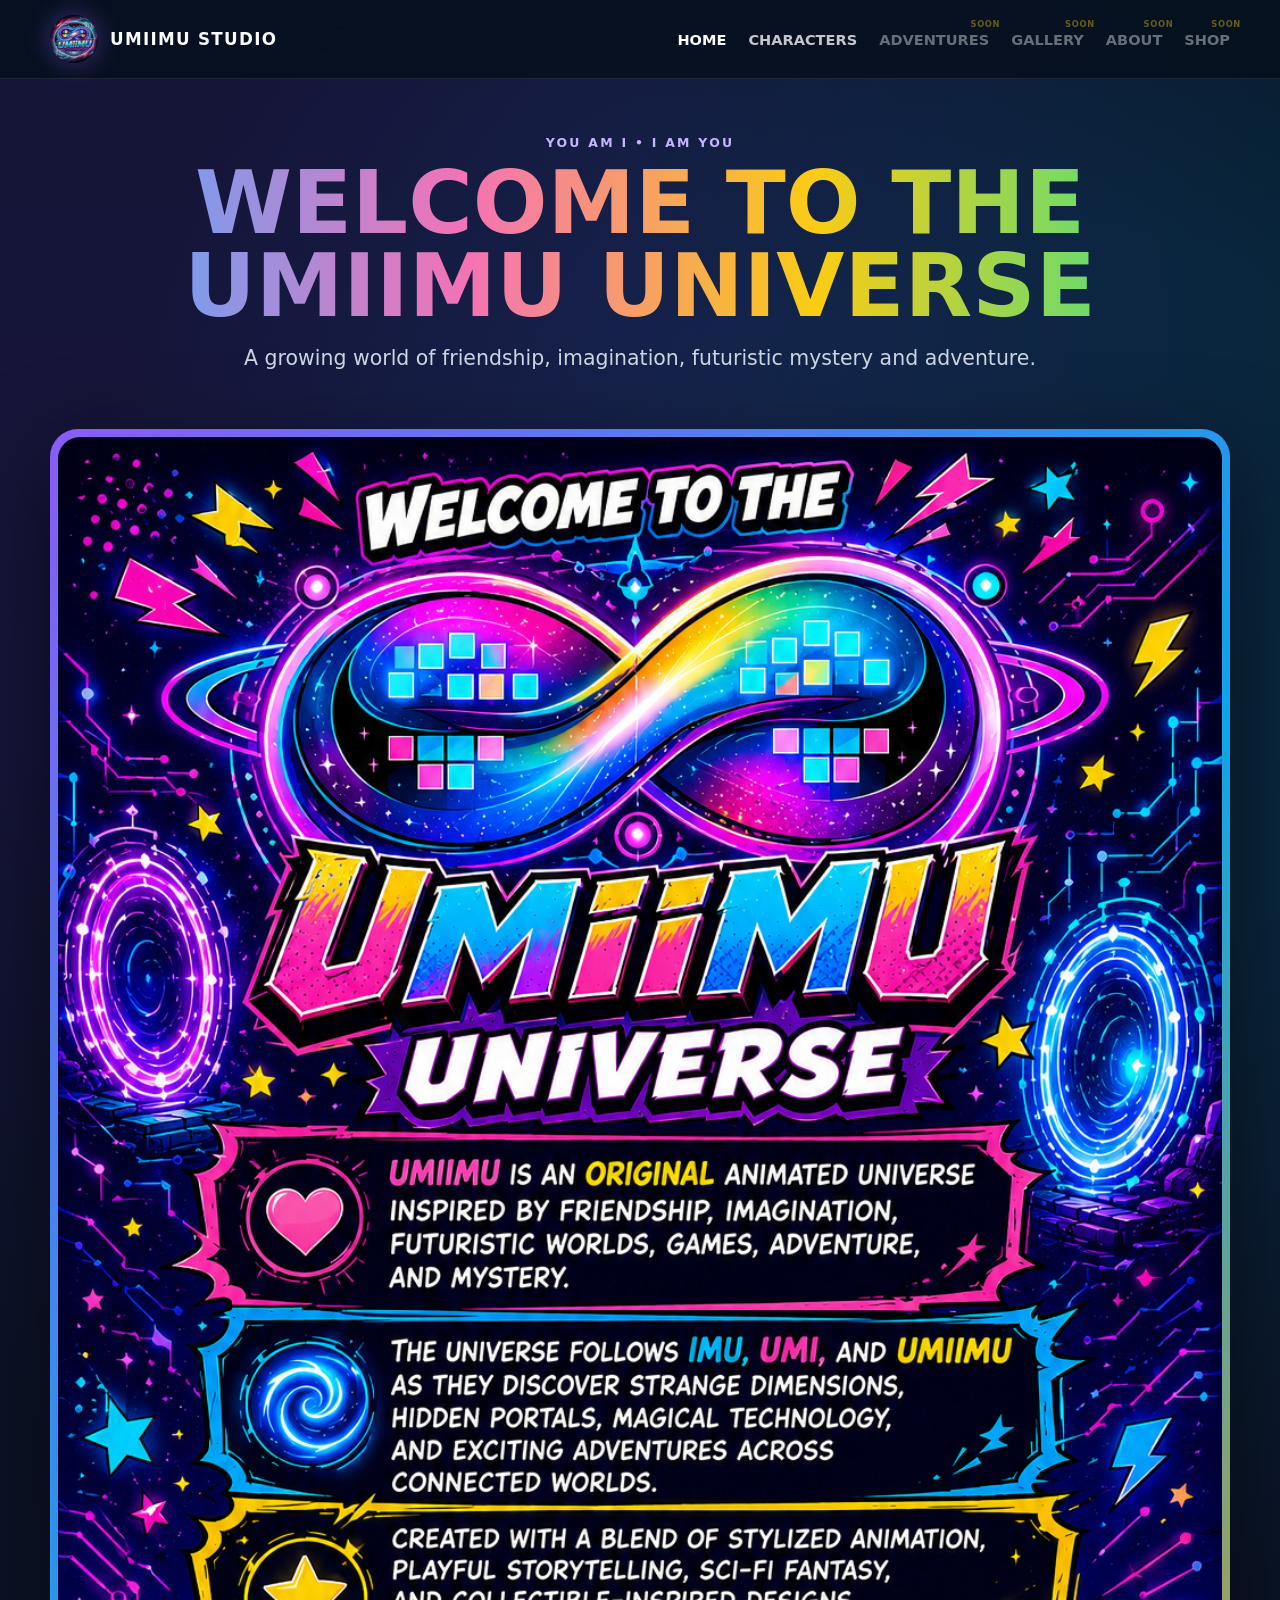
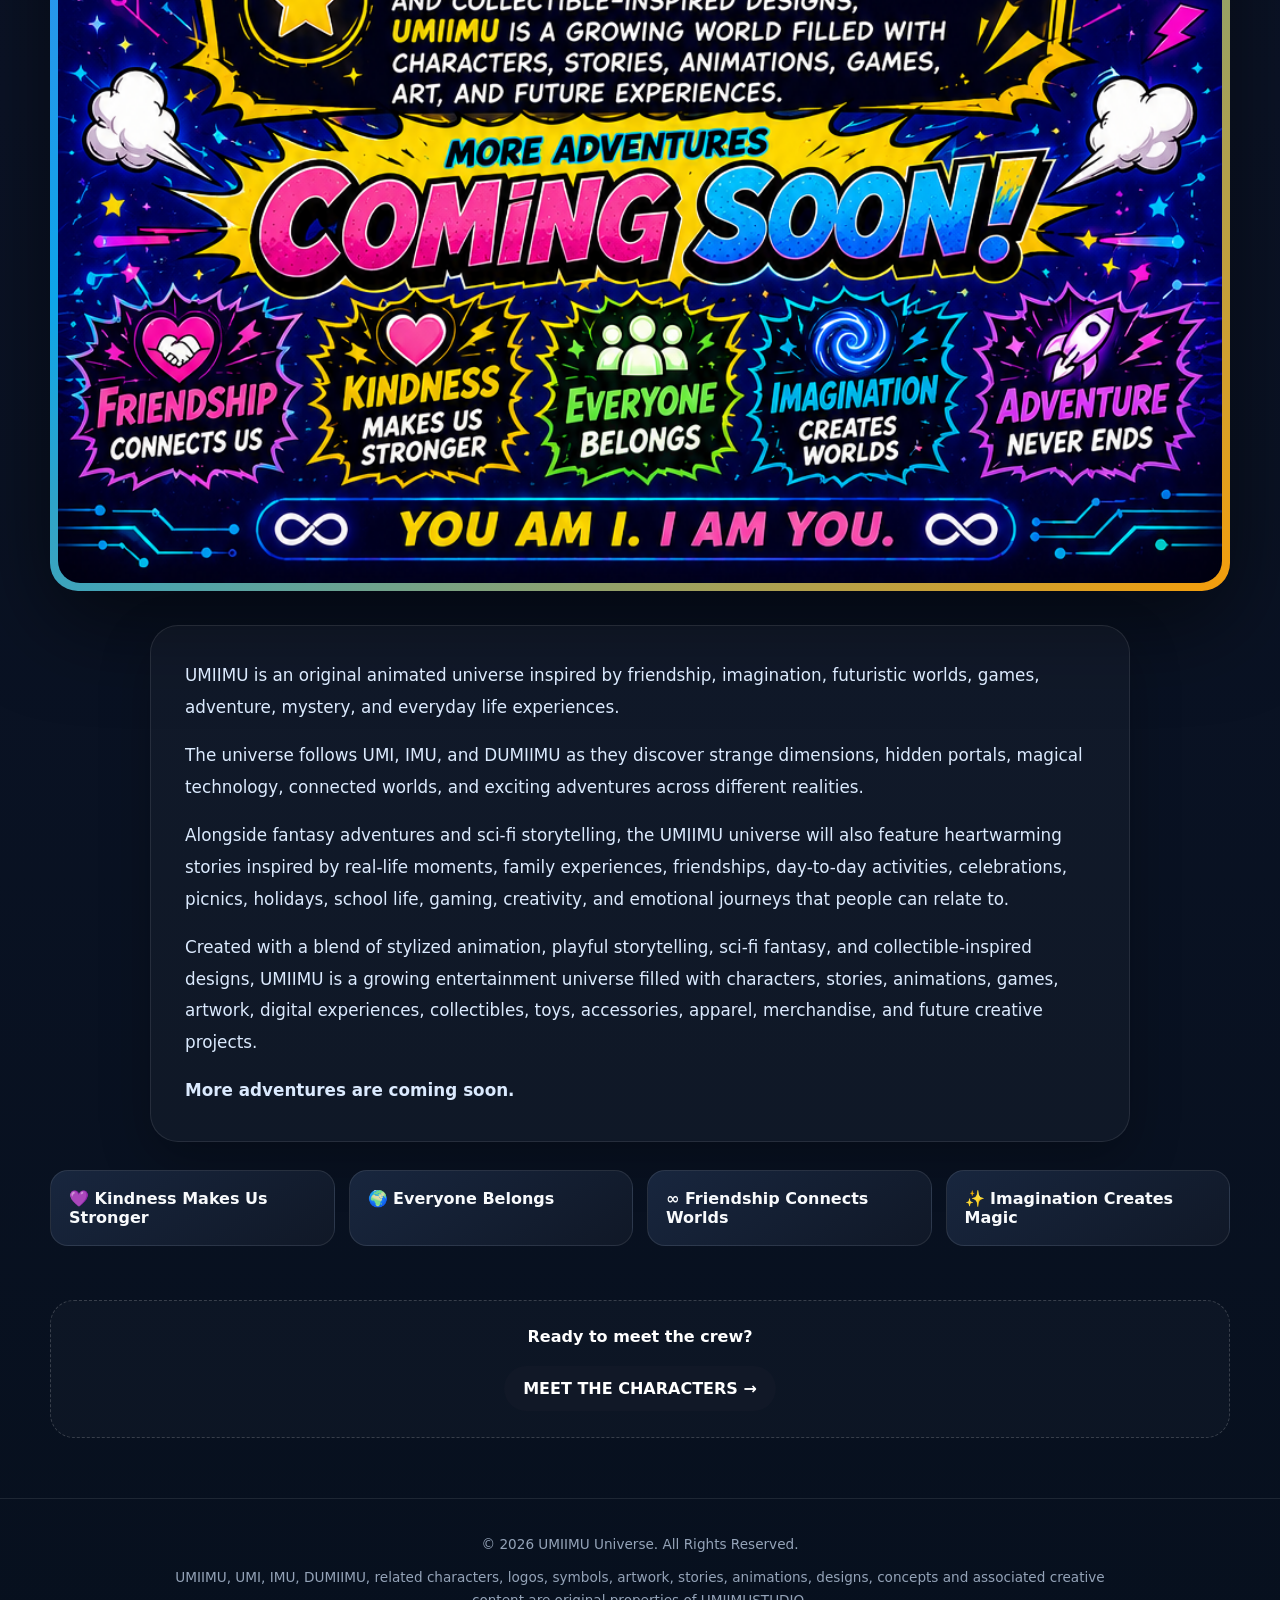
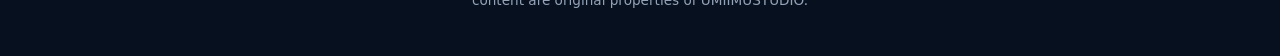
<file: index.html>
<!DOCTYPE html>
<html lang="en">
<head>
  <meta charset="UTF-8">
  <meta name="viewport" content="width=device-width, initial-scale=1.0">
  <meta name="description" content="Welcome to the UMIIMU Universe — friendship, imagination, adventure and connected worlds.">
  <title>UMIIMU Universe</title>
  <link rel="stylesheet" href="styles.css">
</head>
<body>
<header class="nav-wrap"><div class="site-shell nav">
  <a class="brand" href="index.html"><img src="images/UMIIMULOGO.jpg" alt="UMIIMU logo"><span>UMIIMU STUDIO</span></a>
  <button class="menu-btn" aria-label="Open menu">☰</button>
  <nav class="nav-links">
    <a class="active" href="index.html">HOME</a>
    <a href="characters.html">CHARACTERS</a>
    <span class="soon">ADVENTURES</span><span class="soon">GALLERY</span><span class="soon">ABOUT</span><span class="soon">SHOP</span>
  </nav>
</div></header>
<main class="site-shell">
  <section class="hero">
    <div class="eyebrow">YOU AM I • I AM YOU</div>
    <h1>WELCOME TO THE UMIIMU UNIVERSE</h1>
    <p>A growing world of friendship, imagination, futuristic mystery and adventure.</p>
  </section>
  <div class="poster-frame"><img src="images/UMIIMUPOSTER.png" alt="UMIIMU Universe poster"></div>
  <section class="about-card">
    <p>UMIIMU is an original animated universe inspired by friendship, imagination, futuristic worlds, games, adventure, mystery, and everyday life experiences.</p>
    <p>The universe follows UMI, IMU, and DUMIIMU as they discover strange dimensions, hidden portals, magical technology, connected worlds, and exciting adventures across different realities.</p>
    <p>Alongside fantasy adventures and sci-fi storytelling, the UMIIMU universe will also feature heartwarming stories inspired by real-life moments, family experiences, friendships, day-to-day activities, celebrations, picnics, holidays, school life, gaming, creativity, and emotional journeys that people can relate to.</p>
    <p>Created with a blend of stylized animation, playful storytelling, sci-fi fantasy, and collectible-inspired designs, UMIIMU is a growing entertainment universe filled with characters, stories, animations, games, artwork, digital experiences, collectibles, toys, accessories, apparel, merchandise, and future creative projects.</p>
    <p><strong>More adventures are coming soon.</strong></p>
  </section>
  <section class="values">
    <div class="value-box">💜 Kindness Makes Us Stronger</div>
    <div class="value-box">🌍 Everyone Belongs</div>
    <div class="value-box">∞ Friendship Connects Worlds</div>
    <div class="value-box">✨ Imagination Creates Magic</div>
  </section>
  <section class="coming-strip"><strong>Ready to meet the crew?</strong><br><a class="btn" href="characters.html">MEET THE CHARACTERS →</a></section>
</main>
<footer class="footer"><div class="site-shell">© 2026 UMIIMU Universe. All Rights Reserved.<div class="legal">UMIIMU, UMI, IMU, DUMIIMU, related characters, logos, symbols, artwork, stories, animations, designs, concepts and associated creative content are original properties of UMIIMUSTUDIO.</div></div></footer>
<script src="script.js"></script>
</body></html>
</file>
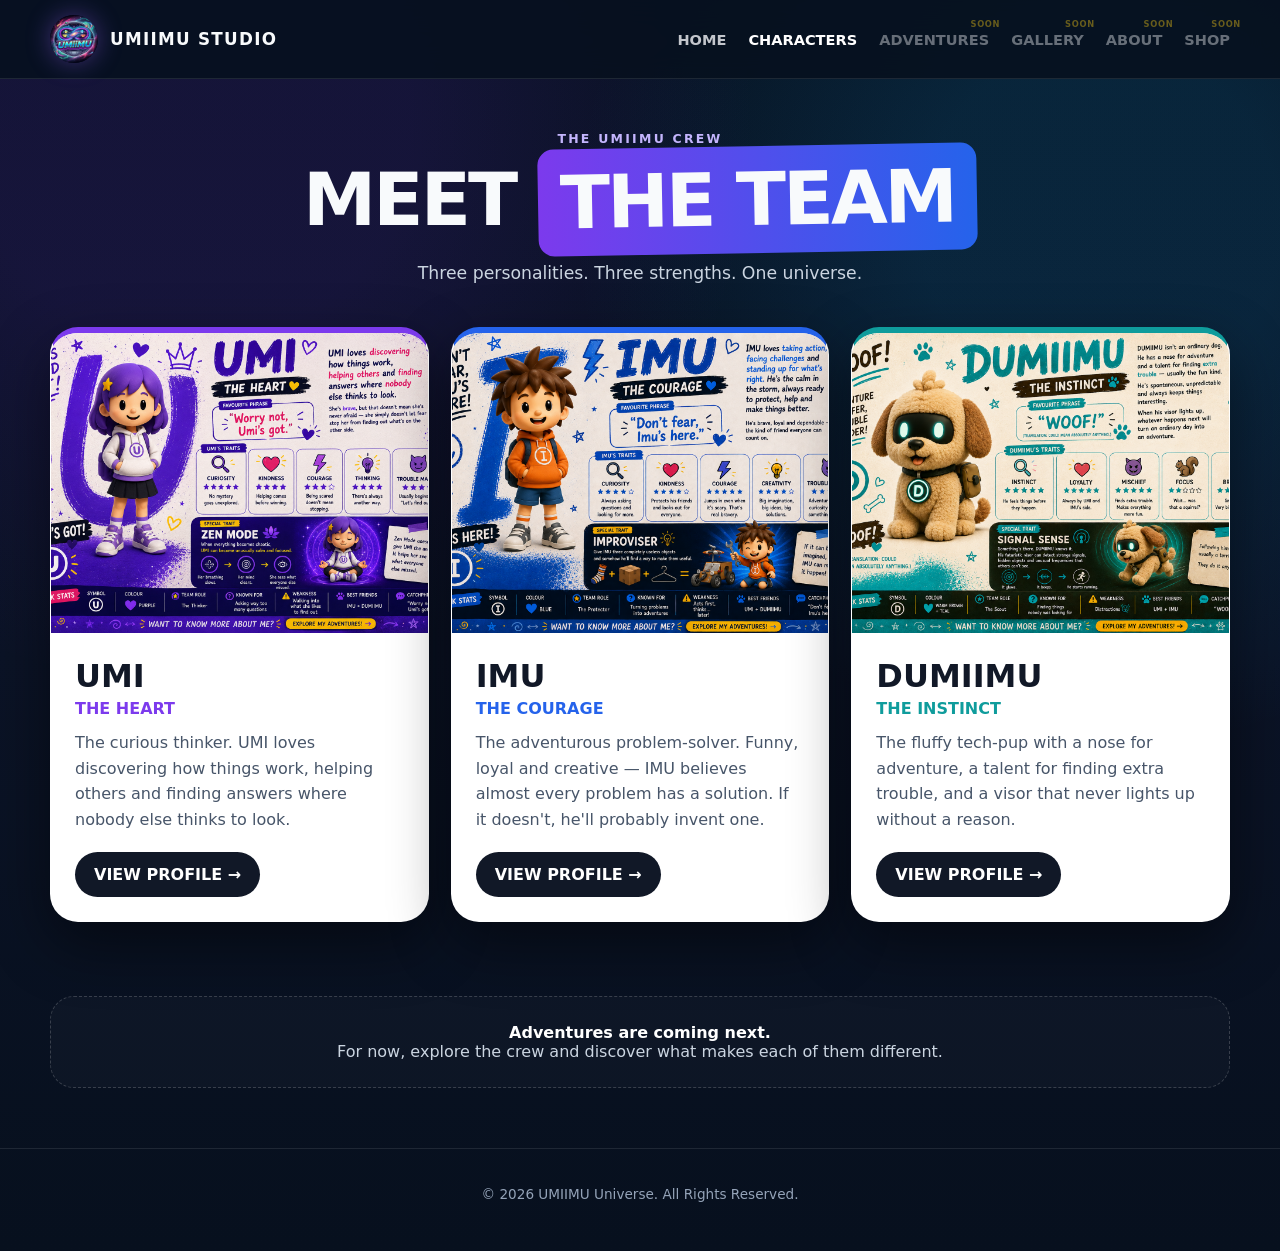
<file: characters.html>
<!DOCTYPE html><html lang="en"><head><meta charset="UTF-8"><meta name="viewport" content="width=device-width, initial-scale=1.0"><title>Characters | UMIIMU</title><link rel="stylesheet" href="styles.css"></head><body>
<header class="nav-wrap"><div class="site-shell nav"><a class="brand" href="index.html"><img src="images/UMIIMULOGO.jpg" alt="UMIIMU logo"><span>UMIIMU STUDIO</span></a><button class="menu-btn" aria-label="Open menu">☰</button><nav class="nav-links"><a href="index.html">HOME</a><a class="active" href="characters.html">CHARACTERS</a><span class="soon">ADVENTURES</span><span class="soon">GALLERY</span><span class="soon">ABOUT</span><span class="soon">SHOP</span></nav></div></header>
<main class="site-shell"><section class="section-title"><div class="eyebrow">THE UMIIMU CREW</div><h1>MEET <span class="brush">THE TEAM</span></h1><p>Three personalities. Three strengths. One universe.</p></section>
<section class="team-grid">
<article class="character-card card-umi"><div class="thumb"><img src="images/umi-profile.png" alt="UMI character profile"></div><div class="body"><h3>UMI</h3><div class="role">THE HEART</div><p>The curious thinker. UMI loves discovering how things work, helping others and finding answers where nobody else thinks to look.</p><a class="btn" href="umi.html">VIEW PROFILE →</a></div></article>
<article class="character-card card-imu"><div class="thumb"><img src="images/imu-profile.png" alt="IMU character profile"></div><div class="body"><h3>IMU</h3><div class="role">THE COURAGE</div><p>The adventurous problem-solver. Funny, loyal and creative — IMU believes almost every problem has a solution. If it doesn't, he'll probably invent one.</p><a class="btn" href="imu.html">VIEW PROFILE →</a></div></article>
<article class="character-card card-dumiimu"><div class="thumb"><img src="images/dumiimu-profile.png" alt="DUMIIMU character profile"></div><div class="body"><h3>DUMIIMU</h3><div class="role">THE INSTINCT</div><p>The fluffy tech-pup with a nose for adventure, a talent for finding extra trouble, and a visor that never lights up without a reason.</p><a class="btn" href="dumiimu.html">VIEW PROFILE →</a></div></article>
</section><section class="coming-strip"><strong>Adventures are coming next.</strong><br>For now, explore the crew and discover what makes each of them different.</section></main>
<footer class="footer"><div class="site-shell">© 2026 UMIIMU Universe. All Rights Reserved.</div></footer><script src="script.js"></script></body></html>
</file>
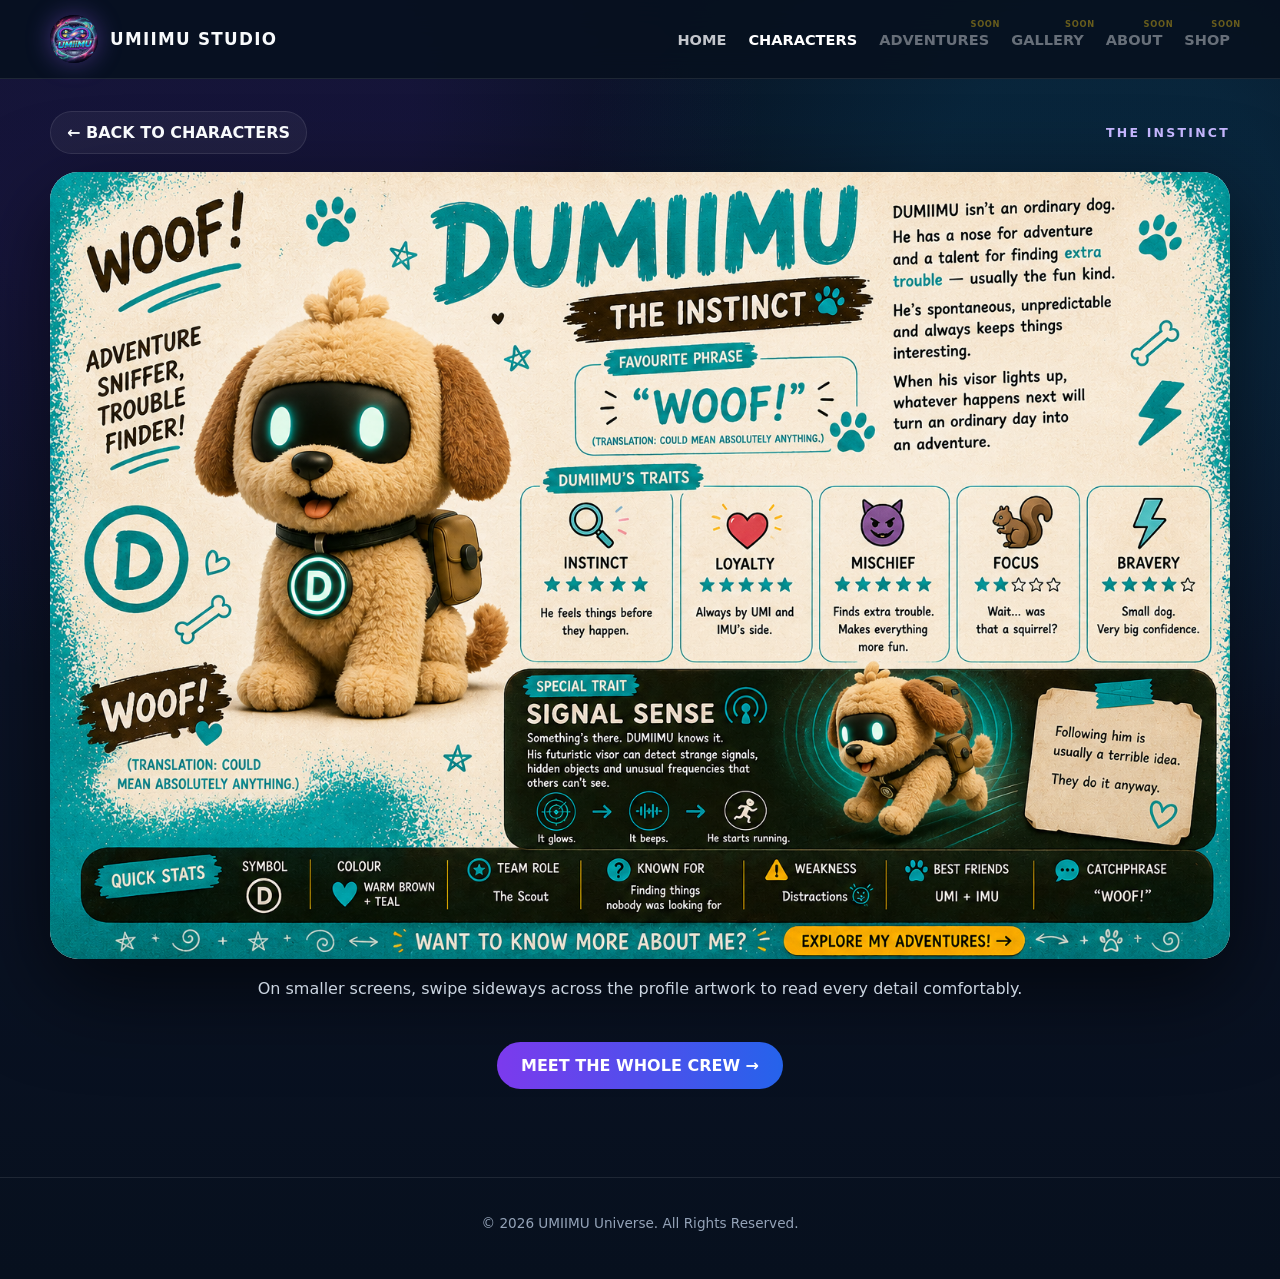
<file: dumiimu.html>
<!DOCTYPE html><html lang="en"><head><meta charset="UTF-8"><meta name="viewport" content="width=device-width, initial-scale=1.0"><title>DUMIIMU | UMIIMU</title><link rel="stylesheet" href="styles.css"></head><body>
<header class="nav-wrap"><div class="site-shell nav"><a class="brand" href="index.html"><img src="images/UMIIMULOGO.jpg" alt="UMIIMU logo"><span>UMIIMU STUDIO</span></a><button class="menu-btn" aria-label="Open menu">☰</button><nav class="nav-links"><a href="index.html">HOME</a><a class="active" href="characters.html">CHARACTERS</a><span class="soon">ADVENTURES</span><span class="soon">GALLERY</span><span class="soon">ABOUT</span><span class="soon">SHOP</span></nav></div></header>
<main class="site-shell profile-wrap"><div class="profile-toolbar"><a class="back" href="characters.html">← BACK TO CHARACTERS</a><div class="eyebrow">THE INSTINCT</div></div><div class="profile-art"><img src="images/dumiimu-profile.png" alt="DUMIIMU full character profile"></div><p class="profile-note">On smaller screens, swipe sideways across the profile artwork to read every detail comfortably.</p><div class="profile-cta"><a class="btn" href="characters.html">MEET THE WHOLE CREW →</a></div></main>
<footer class="footer"><div class="site-shell">© 2026 UMIIMU Universe. All Rights Reserved.</div></footer><script src="script.js"></script></body></html>
</file>
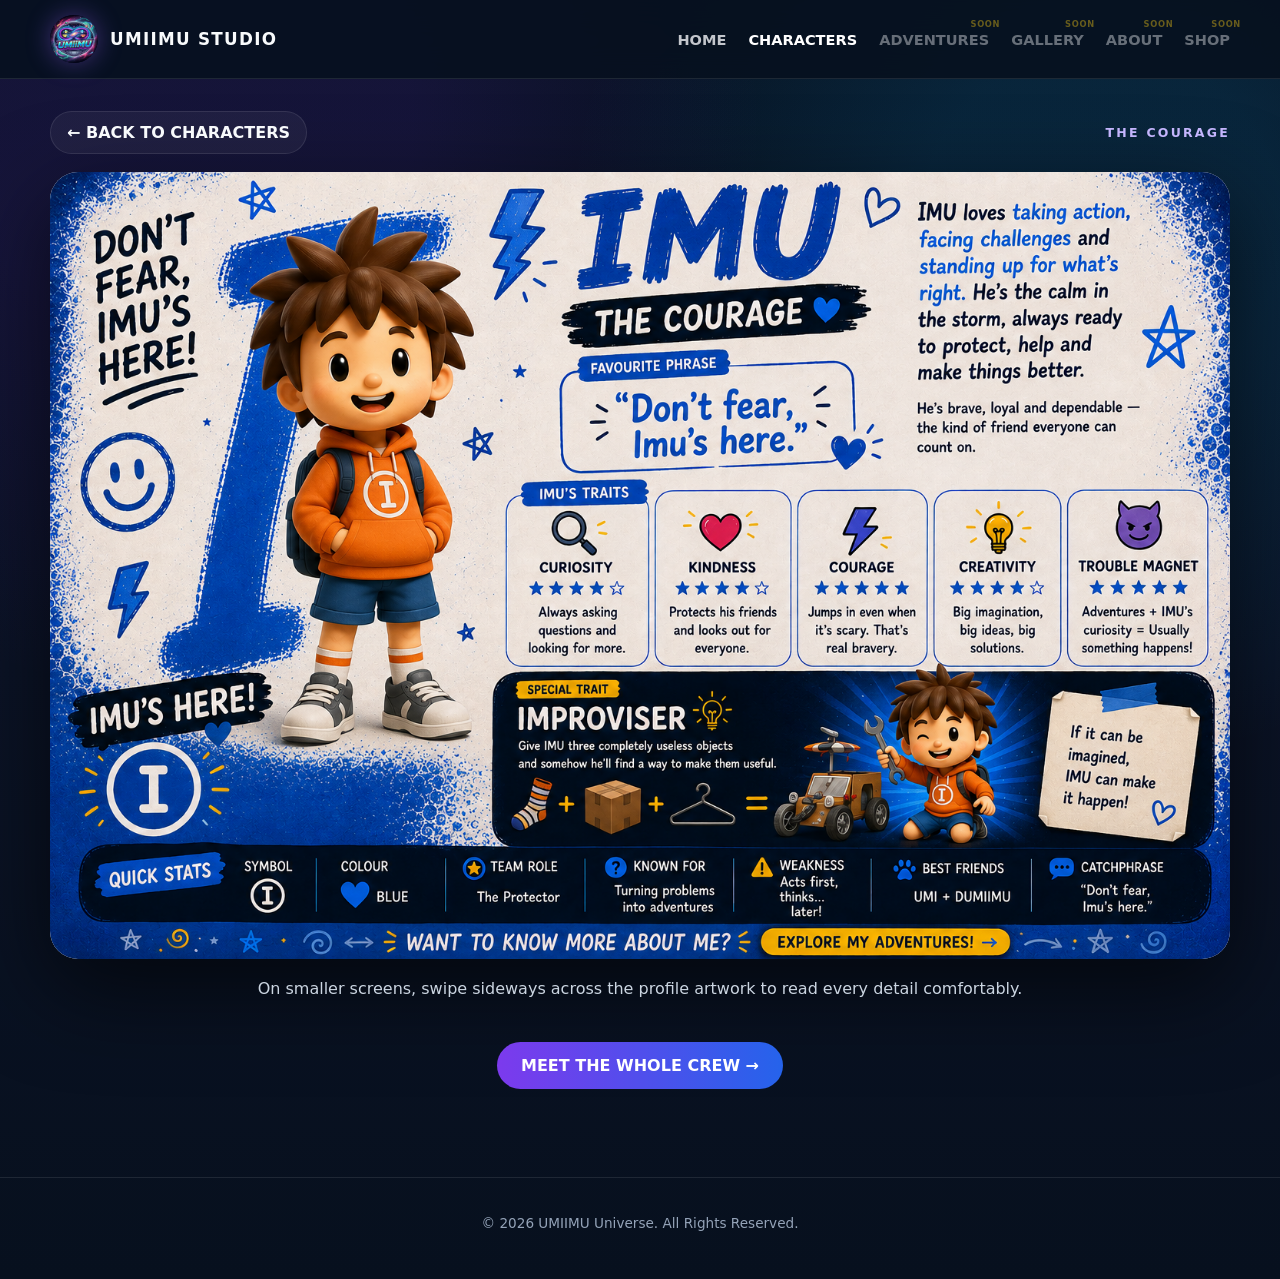
<file: imu.html>
<!DOCTYPE html><html lang="en"><head><meta charset="UTF-8"><meta name="viewport" content="width=device-width, initial-scale=1.0"><title>IMU | UMIIMU</title><link rel="stylesheet" href="styles.css"></head><body>
<header class="nav-wrap"><div class="site-shell nav"><a class="brand" href="index.html"><img src="images/UMIIMULOGO.jpg" alt="UMIIMU logo"><span>UMIIMU STUDIO</span></a><button class="menu-btn" aria-label="Open menu">☰</button><nav class="nav-links"><a href="index.html">HOME</a><a class="active" href="characters.html">CHARACTERS</a><span class="soon">ADVENTURES</span><span class="soon">GALLERY</span><span class="soon">ABOUT</span><span class="soon">SHOP</span></nav></div></header>
<main class="site-shell profile-wrap"><div class="profile-toolbar"><a class="back" href="characters.html">← BACK TO CHARACTERS</a><div class="eyebrow">THE COURAGE</div></div><div class="profile-art"><img src="images/imu-profile.png" alt="IMU full character profile"></div><p class="profile-note">On smaller screens, swipe sideways across the profile artwork to read every detail comfortably.</p><div class="profile-cta"><a class="btn" href="characters.html">MEET THE WHOLE CREW →</a></div></main>
<footer class="footer"><div class="site-shell">© 2026 UMIIMU Universe. All Rights Reserved.</div></footer><script src="script.js"></script></body></html>
</file>
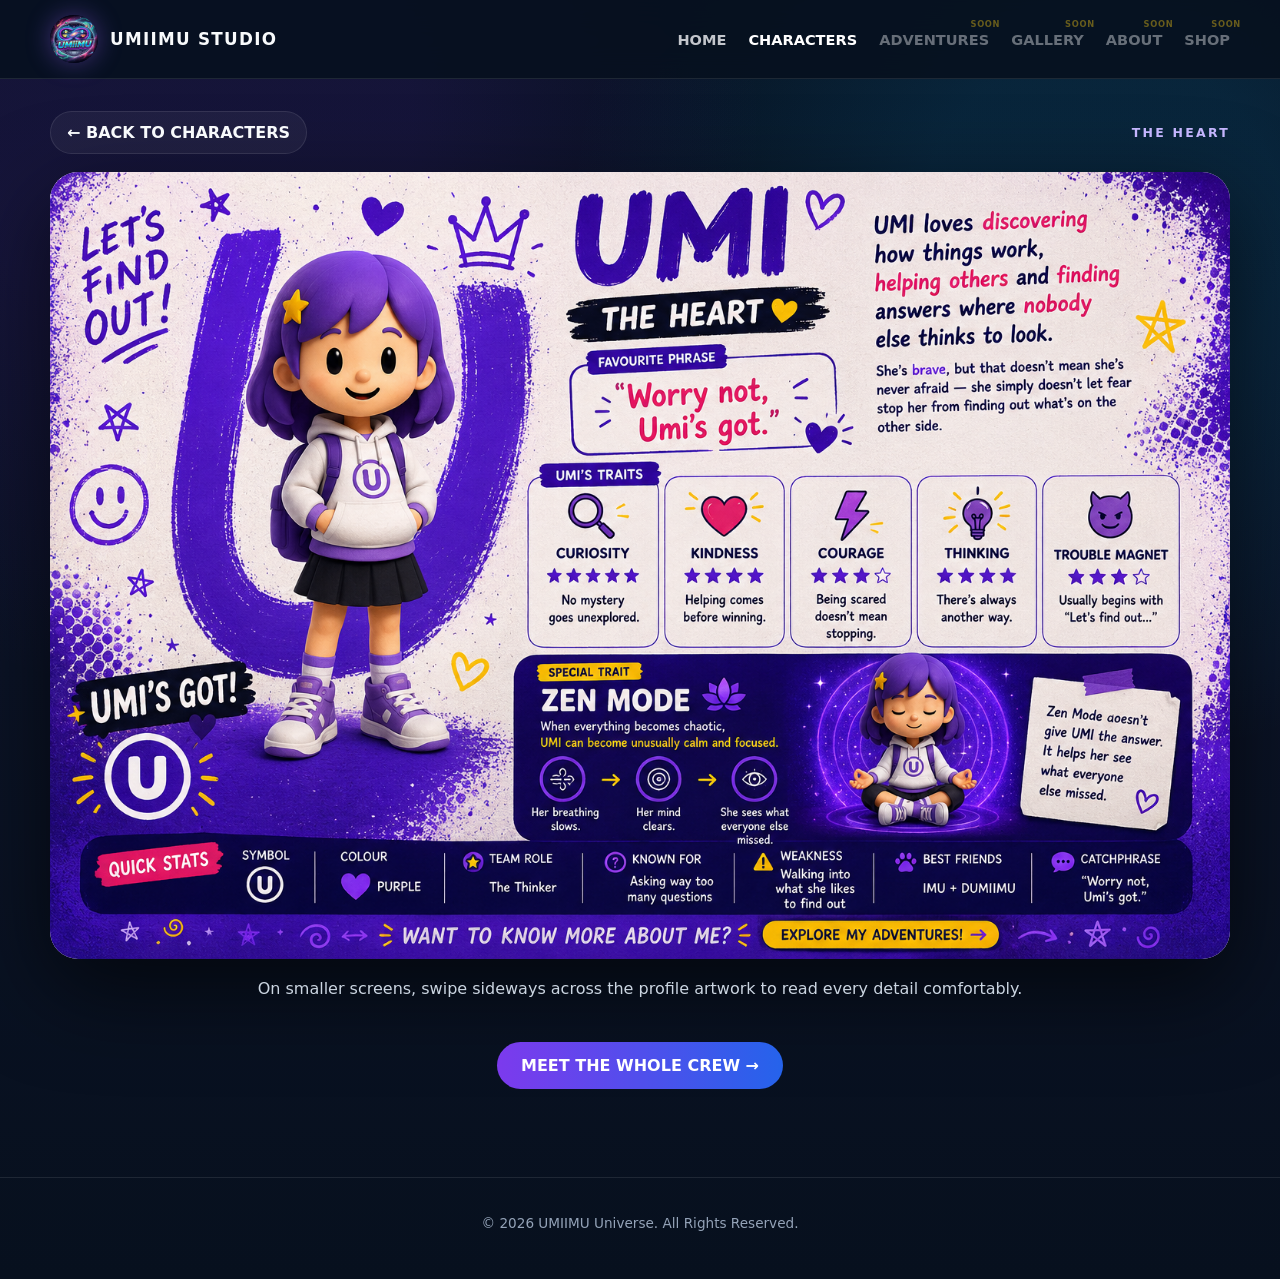
<file: umi.html>
<!DOCTYPE html><html lang="en"><head><meta charset="UTF-8"><meta name="viewport" content="width=device-width, initial-scale=1.0"><title>UMI | UMIIMU</title><link rel="stylesheet" href="styles.css"></head><body>
<header class="nav-wrap"><div class="site-shell nav"><a class="brand" href="index.html"><img src="images/UMIIMULOGO.jpg" alt="UMIIMU logo"><span>UMIIMU STUDIO</span></a><button class="menu-btn" aria-label="Open menu">☰</button><nav class="nav-links"><a href="index.html">HOME</a><a class="active" href="characters.html">CHARACTERS</a><span class="soon">ADVENTURES</span><span class="soon">GALLERY</span><span class="soon">ABOUT</span><span class="soon">SHOP</span></nav></div></header>
<main class="site-shell profile-wrap"><div class="profile-toolbar"><a class="back" href="characters.html">← BACK TO CHARACTERS</a><div class="eyebrow">THE HEART</div></div><div class="profile-art"><img src="images/umi-profile.png" alt="UMI full character profile"></div><p class="profile-note">On smaller screens, swipe sideways across the profile artwork to read every detail comfortably.</p><div class="profile-cta"><a class="btn" href="characters.html">MEET THE WHOLE CREW →</a></div></main>
<footer class="footer"><div class="site-shell">© 2026 UMIIMU Universe. All Rights Reserved.</div></footer><script src="script.js"></script></body></html>
</file>
<file: styles.css>
:root{
  --bg:#07111f;
  --bg2:#101b34;
  --ink:#f8fafc;
  --muted:#cbd5e1;
  --purple:#7c3aed;
  --blue:#2563eb;
  --teal:#0f9c9c;
  --orange:#f97316;
  --yellow:#facc15;
  --card:#ffffff0d;
  --line:#ffffff18;
}
*{box-sizing:border-box;margin:0;padding:0}
html{scroll-behavior:smooth}
body{font-family:Inter,ui-sans-serif,system-ui,-apple-system,BlinkMacSystemFont,"Segoe UI",sans-serif;background:
radial-gradient(circle at 15% 10%,#6d28d922 0 14%,transparent 36%),
radial-gradient(circle at 86% 18%,#0ea5e922 0 12%,transparent 35%),
linear-gradient(180deg,var(--bg),#0b1326 52%,#07101e);color:var(--ink);min-height:100vh;overflow-x:hidden}
a{color:inherit;text-decoration:none}
img{display:block;max-width:100%}
.site-shell{width:min(1180px,calc(100% - 32px));margin:auto}
.nav-wrap{position:sticky;top:0;z-index:50;background:#07111fe8;backdrop-filter:blur(16px);border-bottom:1px solid var(--line)}
.nav{height:78px;display:flex;align-items:center;gap:24px;justify-content:space-between}
.brand{display:flex;align-items:center;gap:12px;font-weight:900;letter-spacing:.08em}.brand img{width:48px;height:48px;border-radius:50%;object-fit:cover;box-shadow:0 0 24px #8b5cf666}.brand span{font-size:1.05rem}
.nav-links{display:flex;gap:22px;align-items:center;font-weight:800;font-size:.91rem}.nav-links a{opacity:.78;transition:.2s}.nav-links a:hover,.nav-links a.active{opacity:1;color:#fff}.nav-links .soon{opacity:.4;cursor:default;position:relative}.nav-links .soon::after{content:"SOON";font-size:.52rem;color:var(--yellow);position:absolute;top:-12px;right:-11px;letter-spacing:.08em}
.menu-btn{display:none;border:1px solid var(--line);background:#ffffff0d;color:#fff;border-radius:12px;padding:10px 13px;font-size:1.1rem}
.hero{padding:56px 0 24px;text-align:center}.eyebrow{color:#c4b5fd;font-weight:900;letter-spacing:.18em;text-transform:uppercase;font-size:.78rem}.hero h1{font-size:clamp(2.4rem,7vw,5.5rem);line-height:.94;margin:12px auto 14px;max-width:1050px;background:linear-gradient(90deg,#60a5fa,#f472b6,#facc15,#4ade80);-webkit-background-clip:text;color:transparent}.hero p{max-width:800px;margin:auto;color:var(--muted);font-size:clamp(1rem,2.2vw,1.28rem);line-height:1.75}
.poster-frame{margin:28px auto 34px;border-radius:28px;padding:8px;background:linear-gradient(135deg,#8b5cf6,#0ea5e9,#f59e0b);box-shadow:0 30px 90px #0008}.poster-frame img{width:100%;border-radius:22px}
.about-card{max-width:980px;margin:0 auto;background:#ffffff08;border:1px solid var(--line);border-radius:28px;padding:34px;color:#dbeafe;line-height:1.9;font-size:1.05rem;box-shadow:0 18px 50px #0004}.about-card p+p{margin-top:16px}
.values{display:grid;grid-template-columns:repeat(4,1fr);gap:14px;margin:28px 0 54px}.value-box{padding:18px;border-radius:18px;background:linear-gradient(145deg,#18263e,#101827);border:1px solid var(--line);font-weight:900}
.section-title{text-align:center;padding:52px 0 24px}.section-title h1,.section-title h2{font-size:clamp(2.25rem,6vw,4.6rem);letter-spacing:-.04em}.section-title p{color:var(--muted);margin-top:10px;font-size:1.08rem}.brush{display:inline-block;padding:.15em .3em;background:linear-gradient(90deg,#7c3aed,#2563eb);border-radius:16px;transform:rotate(-1deg)}
.team-grid{display:grid;grid-template-columns:repeat(3,1fr);gap:22px;padding:20px 0 54px}.character-card{position:relative;border-radius:28px;overflow:hidden;background:#fff;color:#111827;min-height:540px;box-shadow:0 22px 60px #0007;border:1px solid #fff2;transition:.25s transform,.25s box-shadow}.character-card:hover{transform:translateY(-6px);box-shadow:0 30px 80px #0009}.character-card .thumb{height:300px;overflow:hidden;background:#ede9fe}.character-card .thumb img{width:100%;height:100%;object-fit:cover;object-position:center}.character-card .body{padding:24px}.character-card h3{font-size:2rem;margin-bottom:4px}.character-card .role{font-weight:900;margin-bottom:12px}.character-card p{color:#475569;line-height:1.6}.card-umi{border-top:6px solid #7c3aed}.card-imu{border-top:6px solid #2563eb}.card-dumiimu{border-top:6px solid #0f9c9c}.card-umi .role{color:#7c3aed}.card-imu .role{color:#2563eb}.card-dumiimu .role{color:#0f9c9c}.btn{display:inline-flex;align-items:center;justify-content:center;gap:8px;margin-top:20px;padding:13px 19px;border-radius:999px;font-weight:900;background:#111827;color:#fff}.btn:hover{filter:brightness(1.1)}
.profile-wrap{padding:32px 0 64px}.profile-toolbar{display:flex;justify-content:space-between;align-items:center;gap:14px;margin-bottom:18px;flex-wrap:wrap}.back{display:inline-flex;gap:8px;align-items:center;padding:11px 16px;border-radius:999px;background:#ffffff0c;border:1px solid var(--line);font-weight:800}.profile-art{border-radius:28px;overflow:hidden;background:#fff;box-shadow:0 30px 90px #0009}.profile-art img{width:100%;height:auto}.profile-note{text-align:center;color:var(--muted);margin-top:20px}.profile-cta{text-align:center;padding:24px}.profile-cta .btn{background:linear-gradient(90deg,#7c3aed,#2563eb);padding:14px 24px}
.coming-strip{margin:20px 0 60px;border:1px dashed #ffffff2e;border-radius:24px;padding:26px;text-align:center;color:#cbd5e1;background:#ffffff06}.coming-strip strong{color:#fff}
.footer{border-top:1px solid var(--line);padding:34px 0 44px;color:#94a3b8;text-align:center;font-size:.85rem;line-height:1.7}.footer .legal{max-width:950px;margin:10px auto 0}
@media(max-width:900px){.nav-links{display:none}.menu-btn{display:block}.nav-links.open{position:absolute;left:16px;right:16px;top:70px;display:flex;flex-direction:column;align-items:stretch;background:#0b1326;border:1px solid var(--line);padding:18px;border-radius:18px;box-shadow:0 24px 60px #0009}.nav-links.open a{padding:9px 4px}.team-grid{grid-template-columns:1fr}.character-card{min-height:0}.character-card .thumb{height:340px}.values{grid-template-columns:repeat(2,1fr)}}
@media(max-width:600px){.site-shell{width:min(100% - 20px,1180px)}.nav{height:68px}.brand img{width:40px;height:40px}.brand span{font-size:.9rem}.hero{padding-top:38px}.poster-frame{border-radius:18px;padding:5px}.poster-frame img{border-radius:14px}.about-card{padding:23px;font-size:.98rem}.values{grid-template-columns:1fr}.section-title{padding-top:38px}.character-card .thumb{height:250px}.profile-wrap{padding-top:18px}.profile-art{border-radius:16px;overflow-x:auto}.profile-art img{min-width:760px}.profile-note{font-size:.88rem}}
</file>
